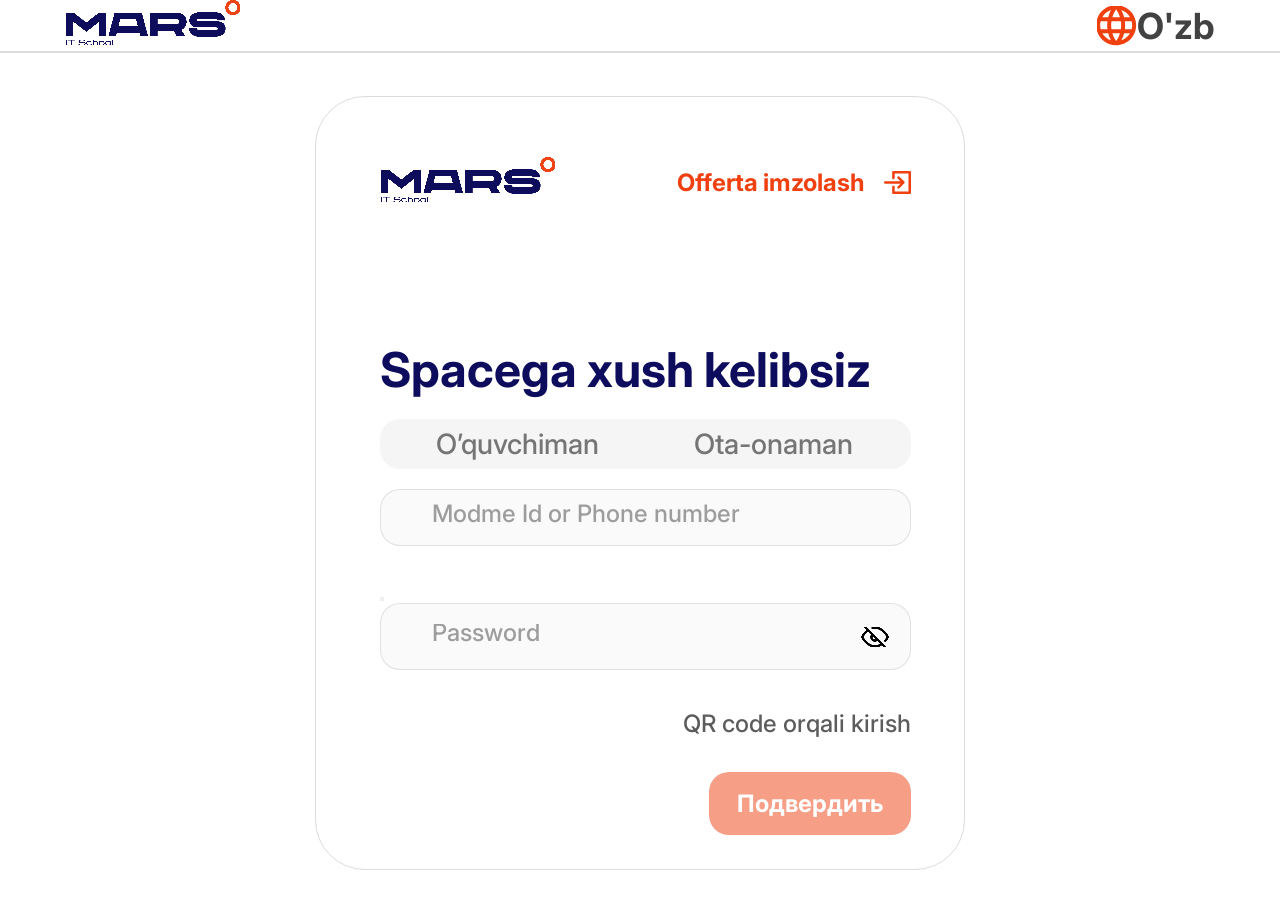
<file: index.html>
<!DOCTYPE html>
<html lang="en">
<head>
    <meta charset="UTF-8">
    <meta name="viewport" content="width=device-width, initial-scale=1.0">
    <title>Document</title>
    <link rel="preconnect" href="https://fonts.googleapis.com">
    <link rel="preconnect" href="https://fonts.gstatic.com" crossorigin>
    <link rel="preconnect" href="https://fonts.googleapis.com">
<link rel="preconnect" href="https://fonts.gstatic.com" crossorigin>
<link href="https://fonts.googleapis.com/css2?family=Atkinson+Hyperlegible+Mono:ital,wght@0,200..800;1,200..800&display=swap" rel="stylesheet">
    <link href="https://fonts.googleapis.com/css2?family=Inter:wght@100..900&display=swap" rel="stylesheet">
    <link rel="stylesheet" href="./main.css">
</head>
<body>
    
    
    <header class="header">
        <div class="container">
            <nav class="header__nav">
                <a href="./index.html">
                    <img src="./images/logo.png" alt="">
                </a>
                <div class="header__wrapper">
                    <img src="./images/internet.svg" alt="">
                    <button class="language">O'zb</button>
                </div>
            </nav>
        </div>
    </header>
  
    <main>
        <section class="hero">
            <div class="container">
                <div class="hero__wrapper">
                    <div class="hero__info">
                        <a href="./index.html">
                            <img src="./images/logo.png" alt="">
                        </a>
                        <p class="hero__exit">
                            Offerta imzolash
                            <img src="./images/chiqish.svg" alt="">
                        </p>
                    </div>
                    <h2 class="title">
                        Spacega xush kelibsiz
                    </h2>
                    <form class="formSpace">
                        <div class="form__wrapper">
                            <button type="submit" class="pupil">O’quvchiman</button>
                            <button type="submit" class="pupil otaOna">Ota-onaman</button>
                        </div>
                        <input class="input login" type="text" placeholder="Modme Id or Phone number">
                        <button type="submit"></button>
                        <div class="form__info" >
                            <input class="parol"  type="password" placeholder="Password">
                            <button type="button" class="koz"></button>
                        </div>
                        <p class="error-msg" style="color: red; display: none;">Login yoki parol xato!</p>
                    </form>
                    <button class="qrCode">QR code orqali kirish</button>
                    <button type="submit" class="submit">Подвердить</button>
                </div>
            </div>
        
        </section>
    </main>


    

    <script src="./dbjson.js"></script>
    <script src="./main.js" type="module"></script>
</body>
</html>
</file>
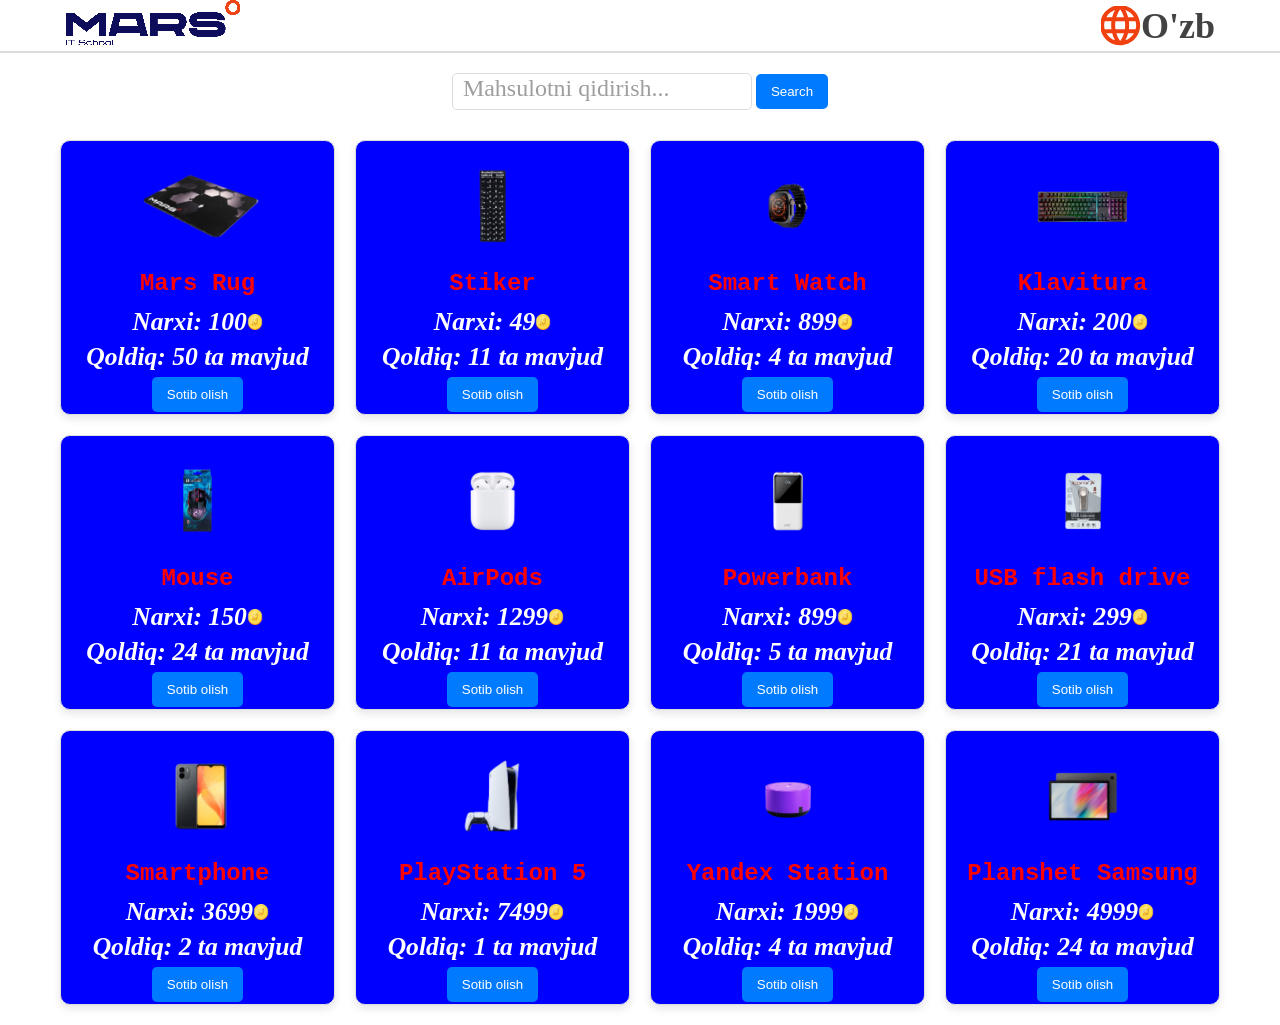
<file: shop.html>
<!DOCTYPE html>
<html lang="en">
<head>
    <meta charset="UTF-8">
    <meta name="viewport" content="width=device-width, initial-scale=1.0">
    <title>Shop Page</title>
    <link rel="stylesheet" href="./main.css">
</head>
<body>
    <header class="header">
        <div class="container">
            <nav class="header__nav">
                <a href="./index.html">
                    <img src="./images/logo.png" alt="">
                </a>
                <div class="header__wrapper">
                    <img src="./images/internet.svg" alt="">
                    <button class="language">O'zb</button>
                </div>
            </nav>
        </div>
    </header>
    <section>
        <div class="container__shop">
            <!-- Qidiruv formasi -->
            <form id="product__form">
                <input id="product__input" type="text" placeholder="Mahsulotni qidirish...">
                <button  type="submit">Search</button>
            </form>

            <!-- Mahsulotlar ro'yxati -->
            <div id="product__list">
                <!-- JavaScript orqali yuklanadi -->
            </div>
        </div>
    </section>






    <script src="./shop.js"></script>
</body>
</html>
</file>
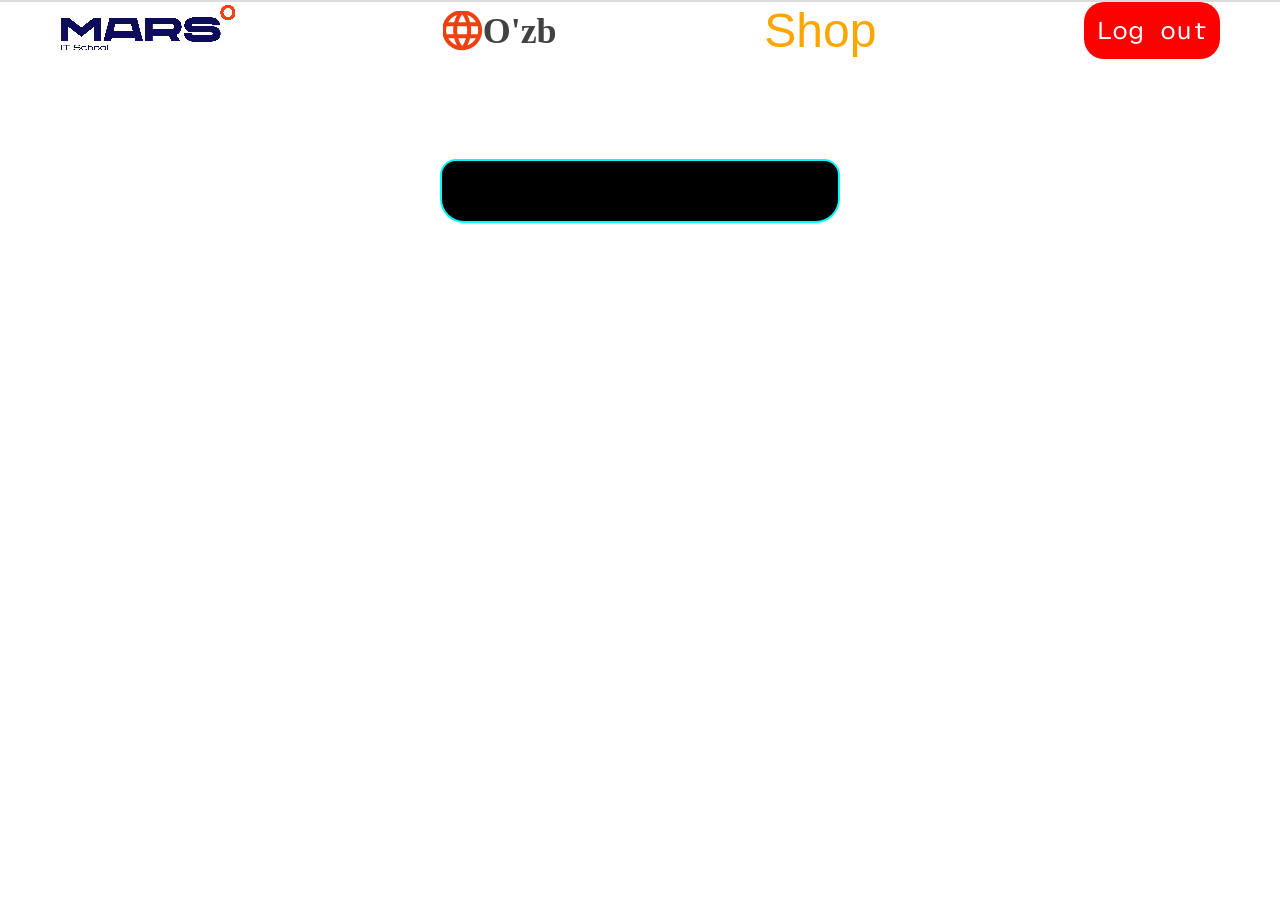
<file: student.html>
<!DOCTYPE html>
<html lang="en">
<head>
    <meta charset="UTF-8">
    <meta name="viewport" content="width=device-width, initial-scale=1.0">
    <title>Foydalanuvchi</title>
    <link rel="preconnect" href="https://fonts.googleapis.com">
<link rel="preconnect" href="https://fonts.gstatic.com" crossorigin>
<link href="https://fonts.googleapis.com/css2?family=Atkinson+Hyperlegible+Mono:ital,wght@0,200..800;1,200..800&display=swap" rel="stylesheet">
    <link rel="stylesheet" href="./main.css">
</head>
<body>
    
    <header class="header"></header>
    <div class="container">
        <nav class="header__nav">
            <a href="./index.html">
                <img src="./images/logo.png" alt="">
            </a>
            <div class="header__wrapper">
                <img src="./images/internet.svg" alt="">
                <button class="language">O'zb</button>
            </div>
            <a style="color: orange; text-decoration: none; font-size: 3rem; font-family: 'Gill Sans', 'Gill Sans MT', Calibri, 'Trebuchet MS', sans-serif;" href="./shop.html">Shop</a>
            <button id="reset">Log out</button>
        </nav>
    </div>
</header>

<main>
    <section class="student">
        <div class="container">
            <div class="student__wrapper">
                
            </div>
        </div>
    </section>
</main>




<script src="./student.js"></script>

</body>
</html>
</file>
<file: main.css>
*{
    margin: 0;
    padding: 0;
    box-sizing: border-box;
}
.header{
    padding:0 45px ;
    border-bottom: 2px solid #dedbdb;
    background-color: #ffffff;
}
.container{
    max-width: 1200px;
    width: 100%;
    margin: 0 auto;
    padding: 0 20px;
}
.header__nav{
    display: flex;
    align-items: center;
    justify-content: space-between;
}
.header__wrapper{
    display: flex;
    align-items: center;
}
.language{
    color: #424242;
    font-family: "Inter";
    font-size: 36px;
    font-weight: 700;
    line-height: 44px;
    background-color: transparent;
    border: none;
}
.hero{
    padding: 43px 0;
}
.hero__wrapper{
    max-width: 650px;
    width: 100%;
    margin: 0 auto;
    border: 1px solid #dedbdb;
    border-radius: 50px;
    background-color: #ffffff;
    padding: 60px 53px 34px 64px;
}
.hero__info{
    display: flex;
    align-items: center;
    justify-content: space-between;
}
.hero__exit{
    display: flex;
    align-items: center;
    color: #f0400f;
    font-family: "Inter";
    font-size: 24px;
    font-weight: 700;
    line-height: 29px;
}
.hero__exit img{
    margin-left: 20px;
}
.title{
    color: #0e0d5d;
    font-family: "Inter";
    font-size: 48px;
    font-weight: 700;
    line-height: 58px;
    margin-top: 133px;
}
.form{
    max-width: 533px;
    width: 100%;
    
}
.form__wrapper{
    border-radius: 20px;
    background-color: #f5f5f5;
    margin: 20px auto;
    padding: 8px 10px;
    display: flex;
    justify-content: space-between;
}
.pupil{
    width: 255px;
    background-color: transparent;
    color: rgb(117, 117, 117);
    font-family: Inter;
    font-size: 28px;
    font-weight: 500;
    line-height: 34px;
    border: none;
}
.pupil:hover{
    background-color: #fff;
    border-radius: 15px;
}
.form__info{
    width: 100%;
}
.input{
    width: 100%;
    padding: 20px 0 20px 51px;
    outline: none;
    margin-bottom: 39px;
    box-sizing: border-box;
    border: 1px solid rgba(117, 117, 117, 0.19);
    border-radius: 20px;
    background-color: rgb(250, 250, 250);
}
.form__info{
    display: flex;
    align-items: center;
    justify-content: space-between;
    width: 100%;
    padding: 20px 20px 20px 51px;
    outline: none;
    margin-bottom: 39px;
    box-sizing: border-box;
    border: 1px solid rgba(117, 117, 117, 0.19);
    border-radius: 20px;
    background-color: rgb(250, 250, 250);
}
.form__info input{
    outline: none;
    border: none;
    padding: 5px 0;
    background-color: transparent;
}
.form__info button {
    border: none;
    background-color: transparent;
}
::placeholder{
    color: rgba(117, 117, 117, 0.7);
    font-family: Inter;
    font-size: 24px;
    font-weight: 500;
    line-height: 29px;
}
.qrCode{
    color: rgba(0, 0, 0, 0.64);
    font-family: Inter;
    font-size: 24px;
    font-weight: 500;
    line-height: 29px;
    letter-spacing: 0%;
    text-align: left;
    background-color: transparent;
    border: none;
    display: flex;
    justify-content: end;
    margin-left: auto;
    margin-bottom: 34px;
}
.submit{
    max-width: 202px;
    width: 100%;
    border-radius: 20px;
    padding: 17px 0;
    border: none;
    margin-left: auto;
    display: flex;
    text-align: center;
    justify-content: center;
    background-color: #f69e86;
    color: rgb(255, 255, 255);
    font-family: Inter;
    font-size: 24px;
    font-weight: 700;
    line-height: 29px;
}
.switch{
    background-color: orangered;
    transition: all;
}
.koz{
    background-image: url("./images/koz.png");
    width: 30px;
    height: 20px;
    background-position: center;
    background-repeat: no-repeat;
}
.student__wrapper{
    width: 400px;
    padding:30px;
    border-radius: 16px 16px 24px 24px;
    background-color:black;
    border:2px solid aqua;
    margin: 100px auto;
    text-align: center;
    display:flex;
    flex-direction:column;
    justify-content:center;
    align-items:center;
    gap:12px;
    color:green;
    font-size:1.6rem;
    flex-wrap:wrap;
    transition: 0.3s ease-in-out;
    font-family:"Atkinson Hyperlegible Mono";

}
.student__wrapper:hover{
    .ismi{
        text-shadow: 0 3px 4px red;

    }
    text-shadow: 0 3px 4px green;
    box-shadow: 12px 12px 40px 1px aqua;

}
.ismi{
    transition: 0.3s ease-in-out;

    color:red;
}
#reset{
    background-color:red;
    color:#fff;
    border-radius:20px;
    font-size:1.6rem;
    padding:12px;
    font-family:"Atkinson Hyperlegible Mono";
    border:none;

}
.container__shop{
    max-width: 1200px;
    width: 100%;
    margin: 0 auto;
    padding: 20px;
}
#product__form {
    text-align: center;
    margin-bottom: 30px;
}
#product__input {
    padding: 10px;
    width: 300px;
    border: 1px solid #ddd;
    border-radius: 5px;
}
#product__list {
    display: grid;
    grid-template-columns: repeat(auto-fit, minmax(250px, 1fr));
    gap: 20px;
    align-items: center;
    justify-content: space-between;
}
#coinlaaaar{
    width: 16px;
    height: 16px;
}
#Nomi{
    color: red;
    font-family:'Courier New', Courier, monospace;
}
#white{
    color: white;
    font-size: 1.6rem;
    font-weight: bold;
    font-style: italic;
}
.box {
    background: blue;
    border: 1px solid #ddd;
    border-radius: 10px;
    padding: 15px;
    text-align: center;
    box-shadow: 0 4px 8px rgba(0, 0, 0, 0.1);
    transition: transform 0.3s;
height: 275px;
padding: 15px;
}
#product__form button{
    background-color: #007bff;
    color: white;
    border: none;
    padding: 10px 15px;
    border-radius: 5px;
    cursor: pointer;
    transition: background-color 0.3s;
}
.box:hover {
    transform: scale(1.05);
}
.box img {
    max-width: 100%;
    height: 100px;
    border-radius: 5px;
}
.box h3 {
    font-size: 1.5rem;
    margin: 10px 0;
    color: #333;
}
.box p {
    margin: 5px 0;
    color: #777;
}
.box button {
    background-color: #007bff;
    color: white;
    border: none;
    padding: 10px 15px;
    border-radius: 5px;
    cursor: pointer;
    transition: background-color 0.3s;
}
.box button:hover {
    background-color: #0056b3;
}
</file>
